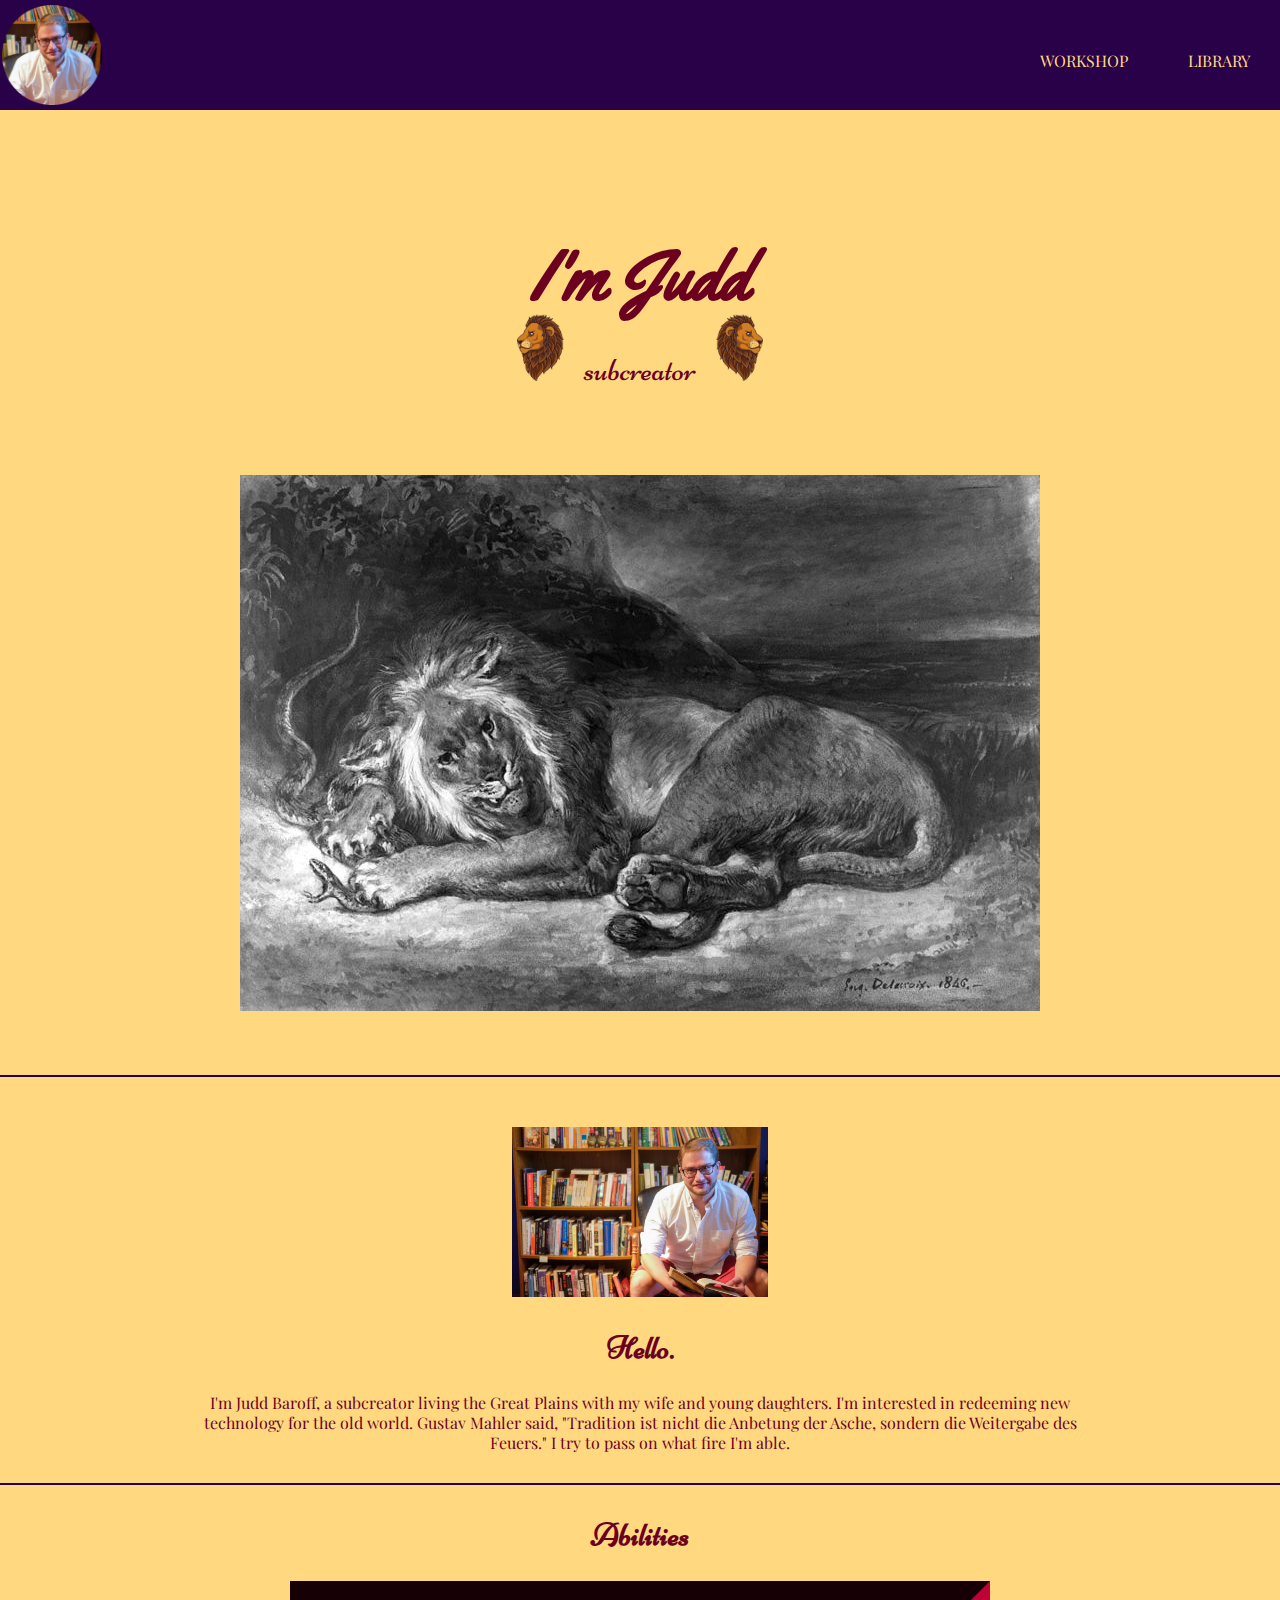
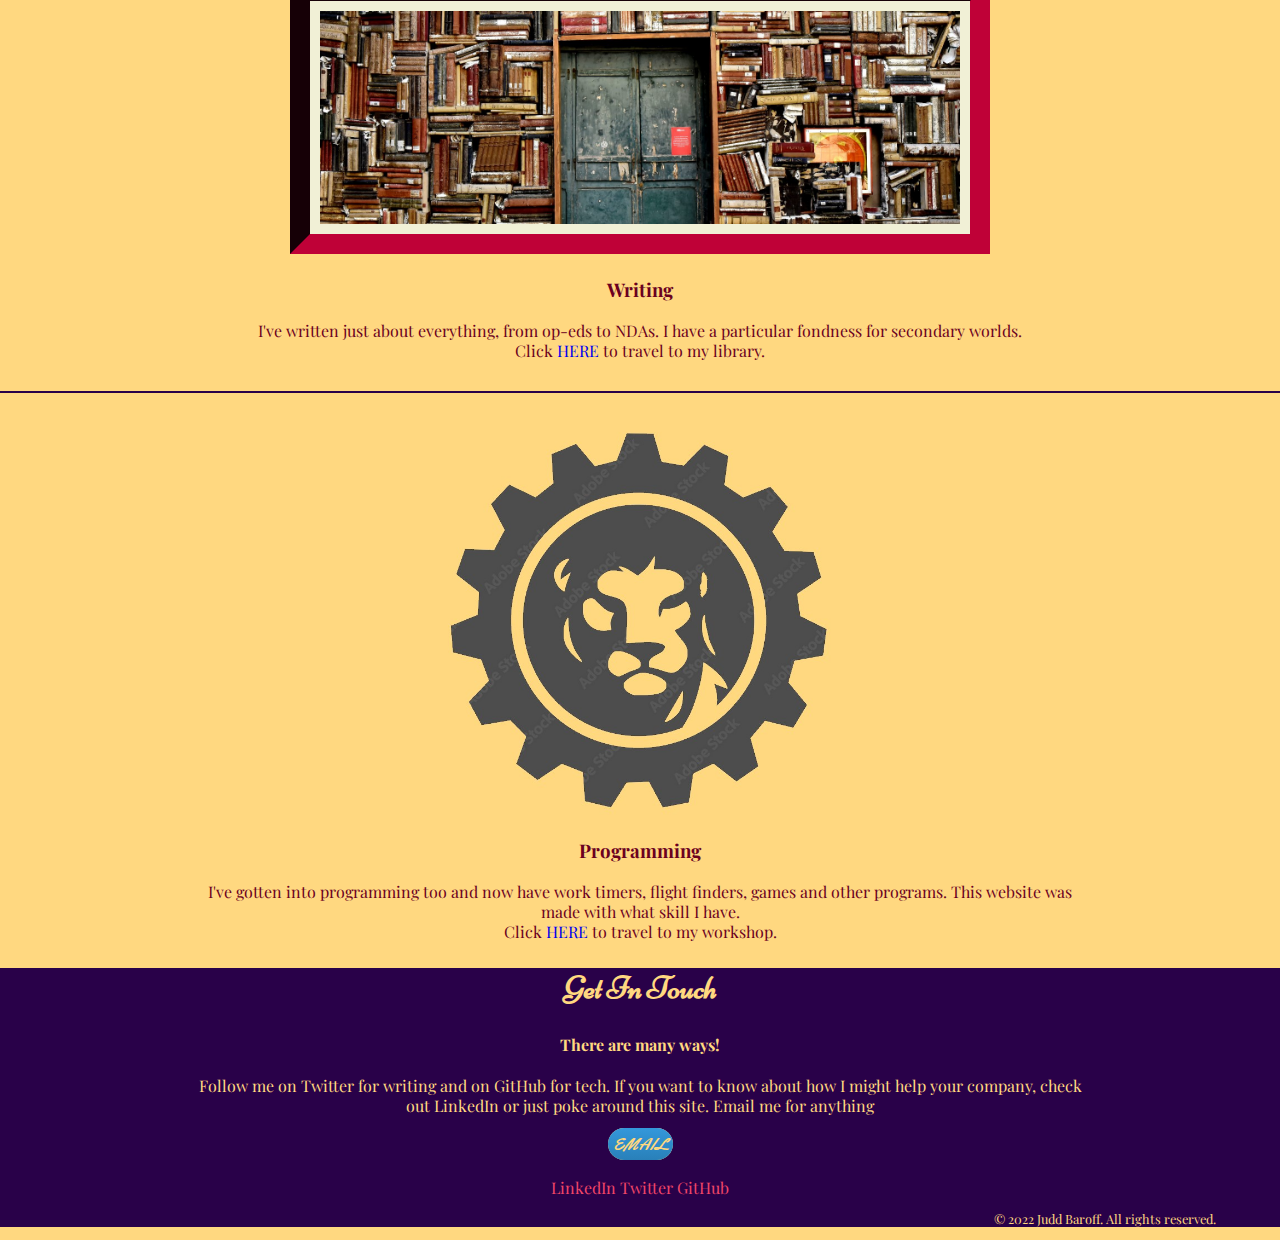
<file: index.html>
<!DOCTYPE html>
<html lang="en">
<head>
    <title>Judd Baroff</title>
    <meta charset="UTF-8" />
    <meta name="viewport" content="width=device-width,initial-scale=1" />
    <meta name="description" content="This is Judd Baroff's website, showcasing his software development skills" />
    <link rel="stylesheet" href="css/styles.css">
    <link rel="icon" href="images/lion_favicon2.ico">
    <link rel="preconnect" href="https://fonts.googleapis.com">
    <link rel="preconnect" href="https://fonts.gstatic.com" crossorigin>
    <link href="https://fonts.googleapis.com/css2?family=Niconne&family=Playfair+Display&family=Yellowtail&display=swap" rel="stylesheet">
</head>
<body>
    <div class="header">
        <img class="profile_photo" src="images/profile_5.png" alt="profile image of Judd Baroff">
        <a class="link1" href="library.html">LIBRARY</a>
        <a class="link2" href="workshop.html">WORKSHOP</a>
    </div>
    <div class="introduction_container">
        <h1>I'm Judd</h1>
        <h2 class="subheading">subcreator</h2>
        <img id="right_lion" class="lions" src="images/right_lion.jpg" alt="lion image">
        <img id="left_lion" class="lions" src="images/left_lion.jpg" alt="lion image">
    </div>
    <img id="lion_and_snake" src="images/lion_et_snake.jpg" alt="'Lion and Snake' by Eugène Delacroix, 1846">
    <hr>
    <div class="middle-container">
      <div class="profile">
        <img id="long_profile" src="images/profile_1.jpeg" alt="full image of Judd Baroff">
        <h2>Hello.</h2>
        <p>I'm Judd Baroff, a subcreator living the Great Plains with my wife and young daughters. I'm interested in redeeming new
        technology for the old world. Gustav Mahler said, <span class="mahler_quotation">"Tradition ist nicht die Anbetung
        der Asche, sondern die Weitergabe des Feuers."</span> <span class="mahler_translation">(Tradition is not the
        worship of ashes, but the bequest of fire.)</span> I try to pass on what fire I'm able. </p>
      </div>
      <hr>
      <div class="skills">
        <h2>Abilities</h2>
        <div class="skill-row">
          <img id="door_image" src="images/library_w_door.jpg" alt="mysterious library door">
          <h3>Writing</h3>
          <p>I've written just about everything, from op-eds to NDAs. I have a particular fondness for secondary worlds.
          <br>Click <a href="library.html">HERE</a> to travel to my library.</p>
        </div>
        <hr>
        <div class="skill-row">
          <img id="gear_lion" src="images/GearLion.jpg" alt="gear-lion">
          <h3>Programming</h3>
          <p>I've gotten into programming too and now have work timers, flight finders, games and other programs. This
              website was made with what skill I have. <br>Click <a href="workshop">HERE</a> to travel to my workshop.</p>
        </div>
      </div>
        <div class="bottom-container">
        <h2>Get In Touch</h2>
        <h4>There are many ways!</h4>
        <p>Follow me on Twitter for writing and on GitHub for tech. If you want to know about how I
            might help your company, check out LinkedIn or just poke around this site. Email me for anything</p>
        <a class="btn" href="mailto:hermes@juddbaroff.com">EMAIL</a>
        <br><br>
        <a class="footer-link" href="https://www.linkedin.com/in/judd-baroff-a90001234/">LinkedIn</a>
        <a class="footer-link" href="https://twitter.com/JuddBaroff">Twitter</a>
        <a class="footer-link" href="https://github.com/GearLion">GitHub</a>

      <p class="copyright">© 2022 Judd Baroff. All rights reserved.</p>
    </div>
</body>
</html>
</file>
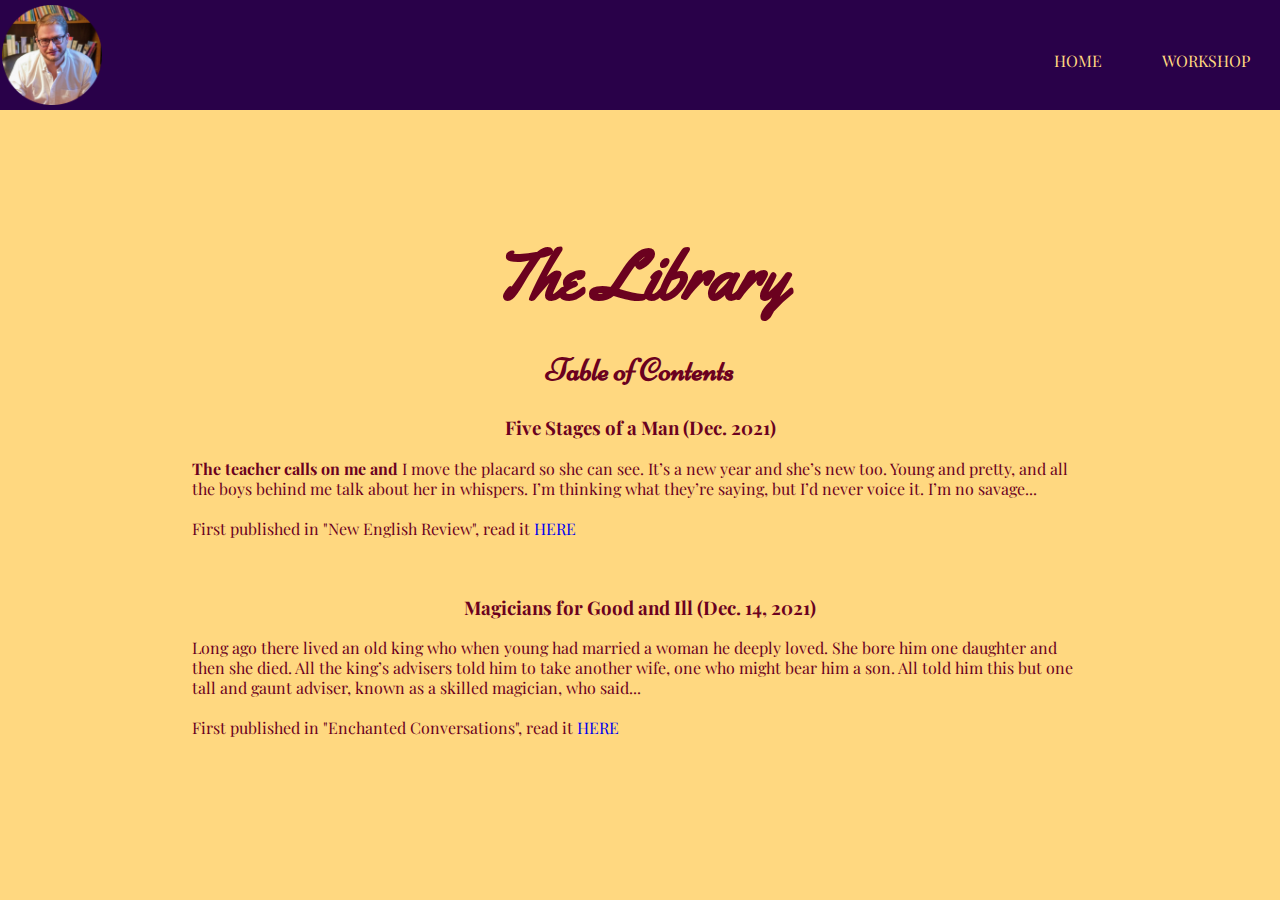
<file: library.html>
<!DOCTYPE html>
<html lang="en">
<head>
  <title>The Library</title>
  <meta charset="UTF-8" />
  <meta name="viewport" content="width=device-width,initial-scale=1" />
  <meta name="description" content="" />
        <link rel="stylesheet" href="css/styles.css">
    <link rel="icon" href="images/lion_favicon2.ico">
    <link rel="preconnect" href="https://fonts.googleapis.com">
    <link rel="preconnect" href="https://fonts.gstatic.com" crossorigin>
    <link href="https://fonts.googleapis.com/css2?family=Niconne&family=Playfair+Display&family=Yellowtail&display=swap" rel="stylesheet">
</head>
<body>
    <div class="header">
        <img class="profile_photo" src="images/profile_5.png" alt="profile image of Judd Baroff">
        <a class="link1" href="workshop.html">WORKSHOP</a>
        <a class="link2" href="index.html">HOME</a>
    </div>
    <div class="introduction_container">
      <h1>The Library</h1>
      <h2>Table of Contents</h2>
      <h3>Five Stages of a Man (Dec. 2021)</h3>
      <p class="story_summary"><strong>The teacher calls on me and</strong> I move the placard so  she can see. It’s a new year and she’s new too.
        Young and pretty, and  all the boys behind me talk about her in whispers. I’m thinking what  they’re saying,
        but I’d never voice it. I’m no savage...
        <br><br>First published in "New English Review", read it <a href="https://www.newenglishreview.org/articles/five-ages-of-a-man/" target="_blank">HERE</a></p>
      <br><h3>Magicians for Good and Ill (Dec. 14, 2021)</h3>
      <p class="story_summary">Long ago there lived an old king who when young had married a woman he deeply loved.
        She bore him one daughter and then she died. All the king’s advisers told him to take another wife, one who
        might bear him a son. All told him this but one tall and gaunt adviser, known as a skilled magician, who said...
        <br><br>First published in "Enchanted Conversations", read it <a href="https://www.fairytalemagazine.com/2021/12/magicians-for-good-and-ill-by-judd.html">HERE</a></p>
    </div>
</body>
</html>
</file>
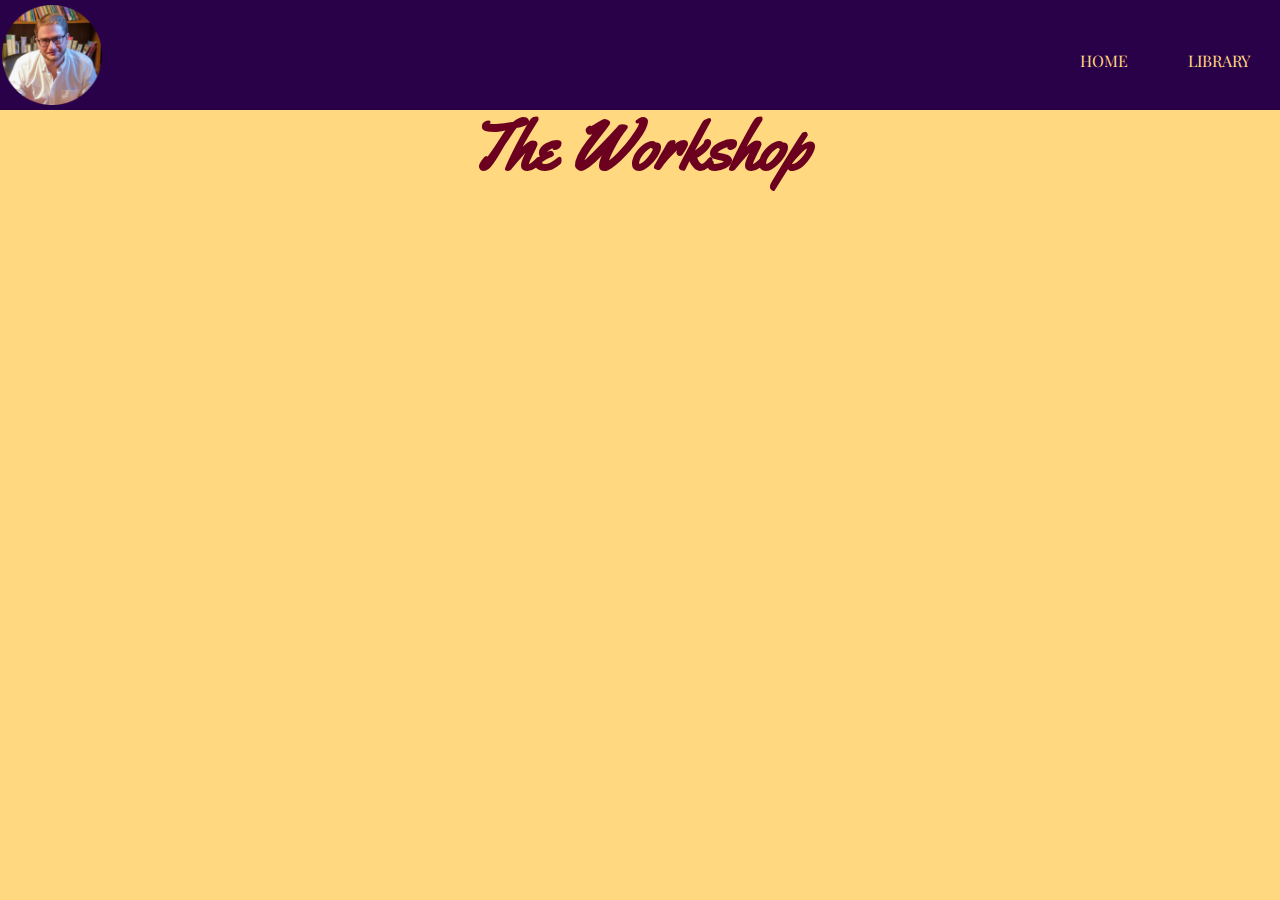
<file: workshop.html>
<!DOCTYPE html>
<html lang="en">
<head>
  <title>The Workshop</title>
  <meta charset="UTF-8" />
  <meta name="viewport" content="width=device-width,initial-scale=1" />
  <meta name="description" content="" />
        <link rel="stylesheet" href="css/styles.css">
    <link rel="icon" href="images/lion_favicon2.ico">
    <link rel="preconnect" href="https://fonts.googleapis.com">
    <link rel="preconnect" href="https://fonts.gstatic.com" crossorigin>
    <link href="https://fonts.googleapis.com/css2?family=Niconne&family=Playfair+Display&family=Yellowtail&display=swap" rel="stylesheet">
</head>
<body>
    <div class="header">
        <img class="profile_photo" src="images/profile_5.png" alt="profile image of Judd Baroff">
        <a class="link1" href="library.html">LIBRARY</a>
        <a class="link2" href="index.html">HOME</a>
    </div>
  <h1>The Workshop</h1>
</body>
</html>
</file>
<file: css/styles.css>
/* Selector Styles */
body {
    background-color: #FFD880;
    margin-top: 0px;
    margin-right: 0px;
    margin-left: 0px;
    text-align: center;
    color: #6B011F;
    font-family: 'Playfair Display', serif;

}

h1 {
    font-family: 'Yellowtail', cursive;
    font-size: 4.275em;
    margin: 100px auto 0px auto;
}

h2 {
    font-family: 'Niconne', cursive;
    font-size: 2em;
}

hr {
    border: 2px #290149;
    border-style: solid none none;
    margin: 30px auto;
}

p {
    line-height: 1.25em;
    width: 70%;
    padding-left: 15%;
}

a:link { text-decoration: none; }
a:visited { text-decoration: none; }
a:hover { text-decoration: underline; }
a:active { text-decoration: none; }

/* Class Styles */
.lions {
    height: 67px;
    width: 47px;
    position: relative;
    padding-top: 15px;
}

.subheading {
    font-weight: normal;
    margin-bottom: 0px;
}

.mahler_quotation:hover + .mahler_translation {
    display: block;
    position: absolute;
}

.mahler_translation {
    text-align: center;
    margin-left: 300px;
    width: 500px;
    color: #FFD880;
    background-color: #290149;
    padding: 10px;
    font-family: 'Niconne', cursive;
    font-size: 1.5em;
    display: none;
}

.bottom-container {
    background-color: #290149;
    color: #FFD880;
}

.copyright {
    text-align: end;
    font-size: 0.8em;
    width: 80%;
}

.footer-link {
    color: #F14668;
}

.introduction_container {
    padding-top: 130px;
    position: relative;
}

.header {
    height: 110px;
    width: 100%;
    background-color: #290149;
    position: fixed;
    z-index: 1;
    top: 0px;
    float: left;
}

.profile_photo {
        height: 100px;
        width: 100px;
        position: absolute;
        top: 5px;
        left: 2px;
}

.story_summary {
    text-align: left;
    line-height; 1.5em;
}

.external {
    target: _blank;
}


.header a {
    color: #FFD880;
    float: right;
    display: block;
    padding: 50px 30px;
}

.btn {
  background: #FFD880;
  background-image: -webkit-linear-gradient(top, #3498db, #2980b9);
  background-image: -moz-linear-gradient(top, #3498db, #2980b9);
  background-image: -ms-linear-gradient(top, #3498db, #2980b9);
  background-image: -o-linear-gradient(top, #3498db, #2980b9);
  background-image: linear-gradient(to bottom, #3498db, #2980b9);
  -webkit-border-radius: 28;
  -moz-border-radius: 28;
  border-radius: 32px;
  font-family: 'Yellowtail', cursive;
  color: #FFD880;
  font-size: 18px;
  padding: 5px;
  text-decoration: none;
}

.btn:hover {
  background-image: -webkit-linear-gradient(top, #3cb0fd, #3498db);
  background-image: -moz-linear-gradient(top, #3cb0fd, #3498db);
  background-image: -ms-linear-gradient(top, #3cb0fd, #3498db);
  background-image: -o-linear-gradient(top, #3cb0fd, #3498db);
  background-image: linear-gradient(to bottom, #3cb0fd, #3498db);
  text-decoration: none;
}

/* ID Styles */

#left_lion {
    bottom: 90px;
    right: 125px;
}

#right_lion {
    bottom: 90px;
    left: 125px;
}

#door_image {
    width: 50%;
    height: 50%;
    border: 20px solid #6B011F;
    border-style: inset;
    padding: 10px;
    background: #f1f0d6;
}

#long_profile {
    height: 20%;
    width: 20%;
    margin-top: 20px;
}

#lion_and_snake {
    margin-bottom: 30px;
}

#gear_lion {
    height: 30%;
    width: 30%;
}
</file>
